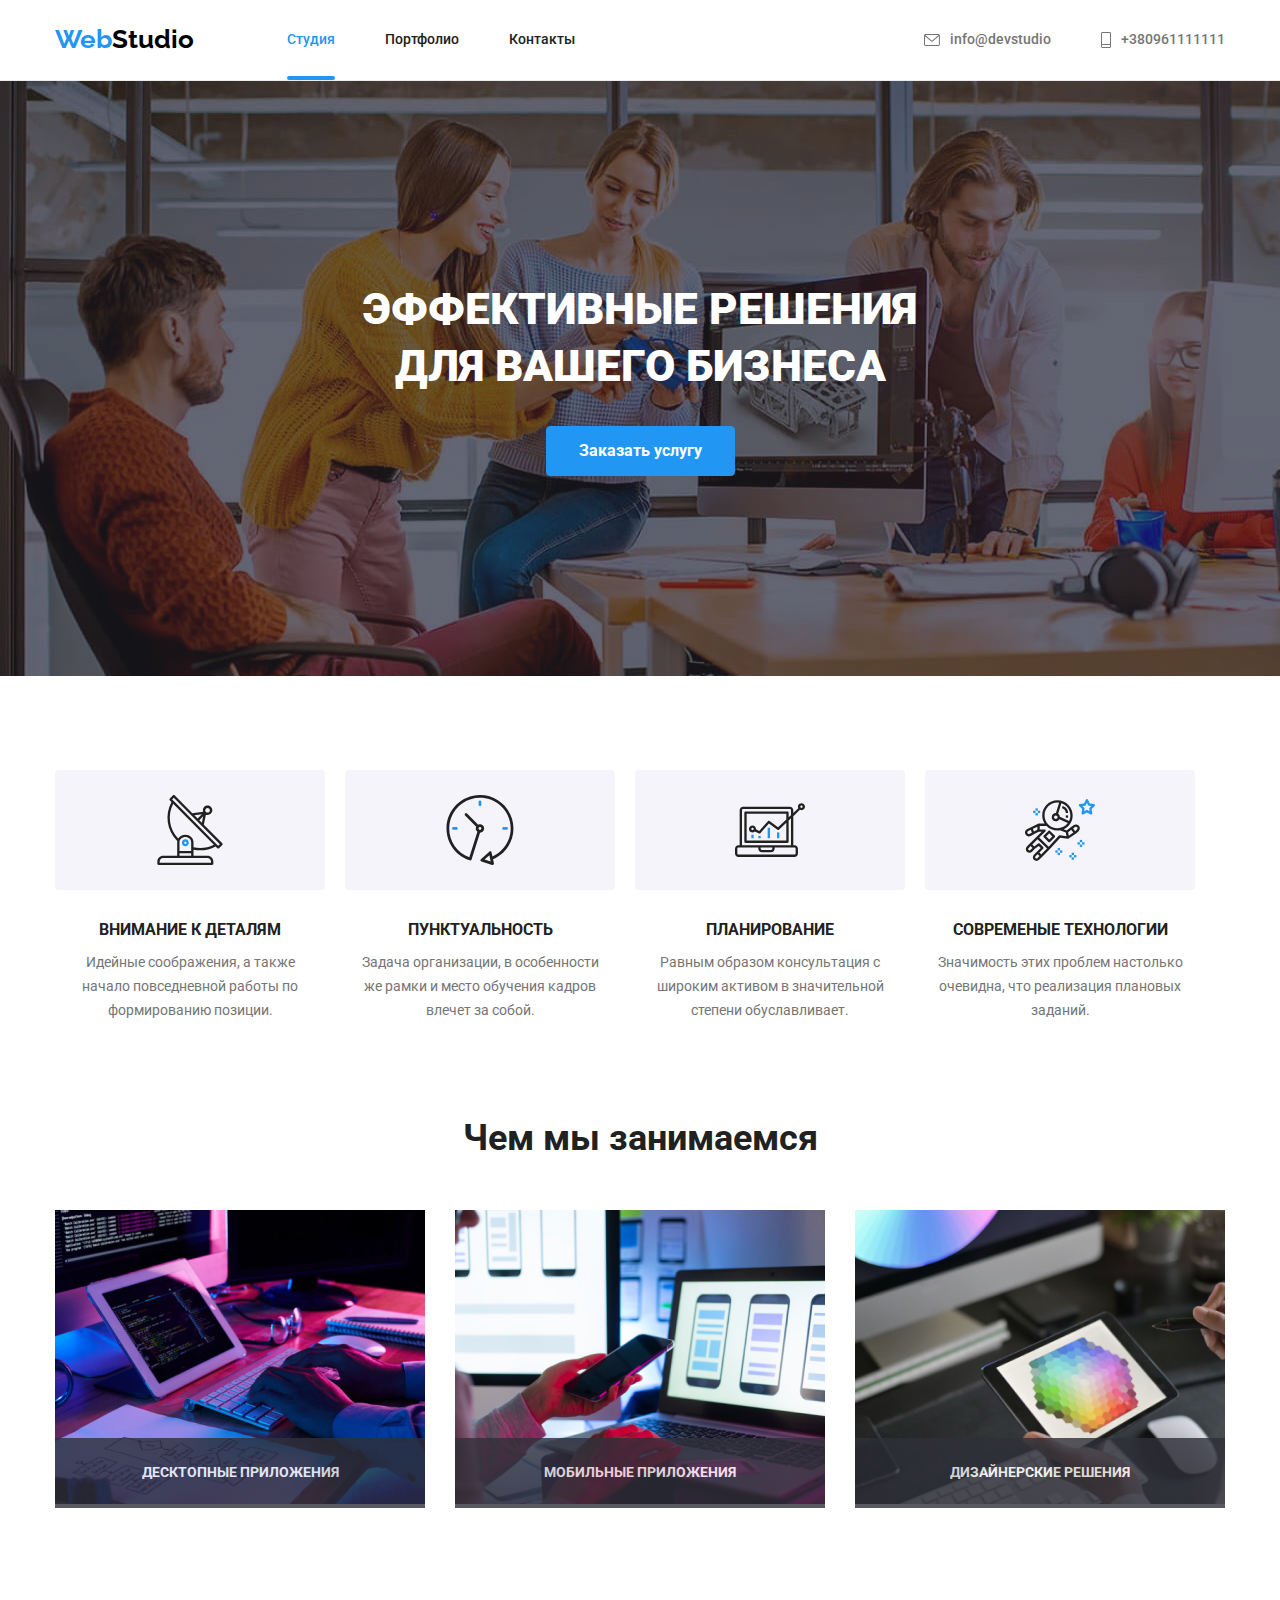
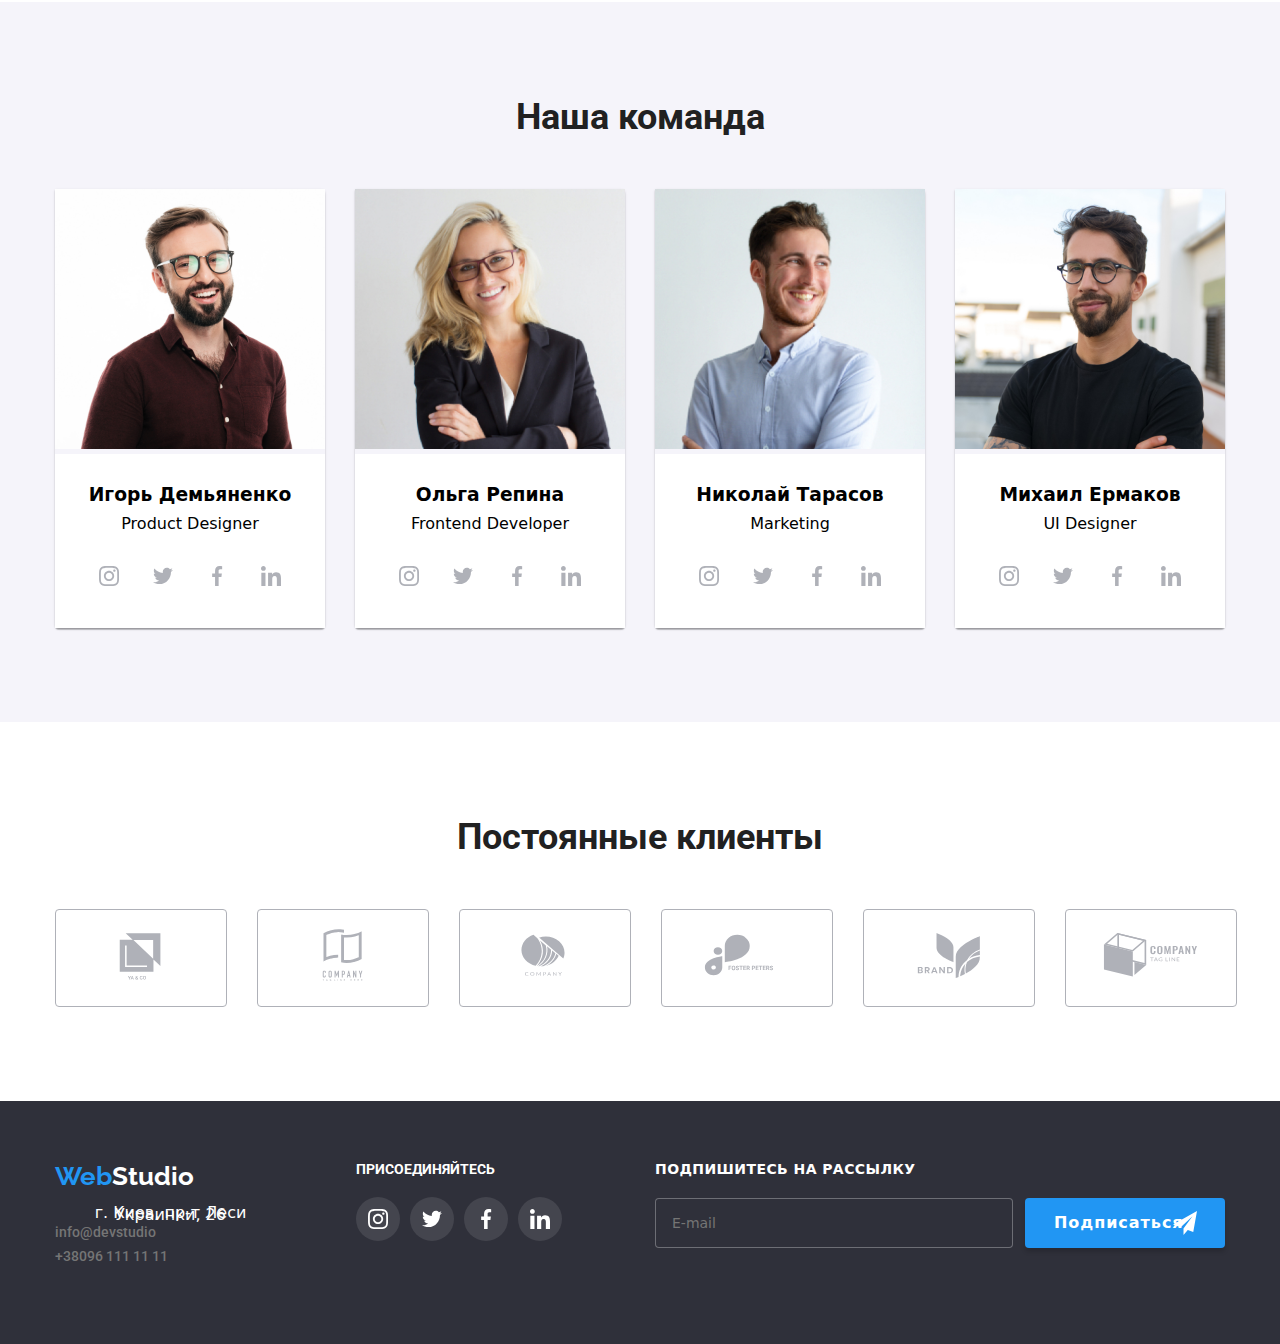
<file: index.html>
<!DOCTYPE html>
<html lang="ru">

<head>
    <meta charset="UTF-8">
    <meta http-equiv="X-UA-Compatible" content="IE=edge">
    <meta name="viewport" content="width=device-width, initial-scale=1.0">
    <title>Document</title>

    <link rel="stylesheet" href="https://cdnjs.cloudflare.com/ajax/libs/modern-normalize/1.0.0/modern-normalize.min.css">
    <link rel="stylesheet" href="./css/styles.css">
    <link rel="preconnect" href="https://fonts.gstatic.com">
    <link href="https://fonts.googleapis.com/css2?family=Raleway:wght@700&family=Roboto:wght@400;500;700;900&display=swap"
        rel="stylesheet">
</head>

<body>
    <header class="page-header">
        <div class="container">
        <!--upper part of site-->
        <a class="studio-link" href="./index.html"><span>Web</span>Studio</a>  
        <nav class="navigation" >
            <ul class="options">
                <li class="header-link">
                    <a class="link link-current" style="color: #2196F3" href="./index.html">Студия</a>
                </li>
                <li class="header-link">
                    <a class="link" href="./portfolio.html">Портфолио</a>
                </li>
                <li class="header-link">
                    <a class="link" href="">Контакты</a>
                </li>
            </ul>
        </nav>
    <!--h2-->
        <ul class="email phone">
            <li class="our-contacts">
               
            
            <a class="header-link mail" href="mail:info@devstudio"> <svg class="icon-contact">
                <use href="./images/symbol-defs.svg#icon-envelope"></use>
            </svg> info@devstudio</a>

            </li>
            <li class="our-contacts">
                
                
                <a class="header-link telephone" href="tel:+380961111111"> <svg class="icon-contact-phone">
                    <use href="./images/symbol-defs.svg#icon-Vector"></use>
                </svg> +380961111111</a>

            </li>
        </ul>

      </div>
    </header>

    <main>
        <!--first section-->
        <section class="main-title">
            <div class="box">
            <h1> Эффективные решения <br/> для вашего бизнеса</h1>
        </div>
             
        <button data-modal-open class="button-first" type="button">Заказать услугу</button>

            <div class="backdrop is-hidden" data-modal>
                <div class="modal">
                    <button class="modal-button" data-modal-close="">
                        <svg class="close">
                            <use href="./images/cross-defs.svg.svg#icon-cross "></use>
                        </svg>
                    </button>

           <p class="modal-title">Оставьте свои данные, мы вам перезвоним</p> 
           <form class="form">
               <label class="form-label" for="name">Имя
                   <span class="form-wrap">
                       <input class="form-input" type="text" name="user-name" id="name">
                       <svg class="form-ic">
                           <use href="./images/ic-symbol-defs.svg#icon-human-ic"></use>
                       </svg>
                   </span>
               </label>

               <label class="form-label" for="name">Телефон
                <span class="form-wrap">
                    <input class="form-input" type="tel" name="tel" id="tel">
                    <svg class="form-ic">
                        <use href="./images/ic-symbol-defs.svg#icon-tel-ic"></use>
                    </svg>
                </span>
            </label>

            <label class="form-label" for="name">Почта
                <span class="form-wrap">
                    <input class="form-input" type="email" name="email" id="email">
                    <svg class="form-ic">
                        <use href="./images/ic-symbol-defs.svg#icon-mail-ic"></use>
                    </svg>
                </span>
            </label>

            <label class="input-comment" for="comment">Комментарий
                <textarea class="input-text" name="comment" id="comment" cols="56" rows="8" placeholder="Введите текст"></textarea>
            </label>


            <label class="checkbox">
                <input class="checkbox-input" type="checkbox" name="agreement" value="Соглашаюсь с рассылкой и принимаю"/>
                <span class="checkbox-icon"></span>
                <span class="checkbox-agree">Соглашаюсь с рассылкой и принимаю
                    <a class="checkbox-condit" href="#">Условия договора</a>
                </span>
            </label>

                <button data-modal-open class="button-second" id="button-second" type="button">Отправить</button>
              
           
               
           </form>        
                    
                </div>
            </div>
        </section>

        <!--description section-->
        <section class="details-section">

        <div class="container-details">

            <ul class="descript">
                <li>
                    <div class="box-one"></div>
                    <h3 class="small-title">ВНИМАНИЕ К ДЕТАЛЯМ</h3>
                    <p class="description">Идейные соображения, а также <br/> начало повседневной работы по <br/> формированию позиции.</p>
                </li>
                <li>
                    <div class="box-two"></div>
                    <h3 class="small-title">ПУНКТУАЛЬНОСТЬ</h3>
                    <p class="description">Задача организации, в особенности <br/> же рамки и место обучения кадров <br/> влечет за собой.</p>
                </li>
                <li>
                    <div class="box-three"></div>
                    <h3 class="small-title">ПЛАНИРОВАНИЕ</h3>
                    <p class="description">Равным образом консультация с <br/> широким активом в значительной <br/> степени обуславливает.</p>
                </li>
                <li>
                    <div class="box-four"></div>
                    <h3 class="small-title">СОВРЕМЕНЫЕ ТЕХНОЛОГИИ</h3>
                    <p class="description">Значимость этих проблем настолько <br/> очевидна, что реализация плановых <br/> заданий.</p>
                </li>
            </ul>
            
        </div>
        </section>

        <!--pictures section-->
<section class="container-pics-three">
<div class="container-pics">
            
    <h2>Чем мы занимаемся</h2>
             
    <ul class="card-set">
        <li class="item">

            <article class="three-pictures">
                <div class="main-pic">
                <img src="./images/pic1.jpg" alt="pic1" width="370" />
                
                <div class="small-pic">
                    <h6 class="small-name">Десктопные приложения</h6>

                </div>

                </div>
            </article>
        </li>

                <li class="item">

                    <article class="three-pictures">
                        <div class="main-pic">
                    <img src="./images/pic2.jpg" alt="pic2" width="370" />
                    <div class="small-pic">
                        <h6 class="small-name">Мобильные приложения</h6>
    
                    </div>
    
                    </div>
                </article>

                </li>

                <li class="item">

                    <article class="three-pictures">
                        <div class="main-pic">
                    <img src="./images/pic3.jpg" alt="pic3" width="370" />
                    <div class="small-pic">
                        <h6 class="small-name">Дизайнерские решения</h6>
    
                    </div>
    
                    </div>
                </article>

                </li>
            </ul>
        </div>
        </section>

        <!--our team section-->
        <section class="team-section">

            <div class="container-team">
                <h2>Наша команда</h2>

            <ul class="my-team">
                <li class="team-items">
                    <img src="./images/team1.jpg" alt="team1" width="270" />
                <div class="small-border">
                    <h3 class="small-title">Игорь Демьяненко</h3>
                    <p class="description">Product Designer</p>
                    <ul class="media">
                        <li class="media-icon">
                          <a class="change-insta" href="">
                              <svg class="insta-icon">
                                  <use href="./images/symbol-defs.svg#icon-instagram"></use>
                              </svg>
                          </a>
                        </li>
                        <li class="media-icon">
                            <a class="change-insta" href="">
                                <svg class="insta-icon">
                                    <use href="./images/symbol-defs.svg#icon-twitter"></use>
                                </svg>
                            </a>
                        </li>
                        <li class="media-icon">
                            <a class="change-insta" href="">
                                <svg class="insta-icon">
                                    <use href="./images/symbol-defs.svg#icon-facebook"></use>
                                </svg>
                            </a>
                        </li>
                        <li class="media-icon">
                            <a class="change-insta" href="">
                                <svg class="insta-icon">
                                    <use href="./images/symbol-defs.svg#icon-linkedin"></use>
                                </svg>
                            </a>
                        </li>
                    </ul>
                </div>  
                </li>
                 
                <li class="team-items">
                    <img src="./images/team2.jpg" alt="team2" width="270" />
                <div class="small-border-two">
                    <h3 class="small-title">Ольга Репина</h3>
                    <p class="description">Frontend Developer</p>
                <ul class="media">
                        <li class="media-icon">
                          <a class="change-insta" href="">
                              <svg class="insta-icon">
                                  <use href="./images/symbol-defs.svg#icon-instagram"></use>
                              </svg>
                          </a>
                        </li>
                        <li class="media-icon">
                            <a class="change-insta" href="">
                                <svg class="insta-icon">
                                    <use href="./images/symbol-defs.svg#icon-twitter"></use>
                                </svg>
                            </a>
                        </li>
                        <li class="media-icon">
                            <a class="change-insta" href="">
                                <svg class="insta-icon">
                                    <use href="./images/symbol-defs.svg#icon-facebook"></use>
                                </svg>
                            </a>
                        </li>
                        <li class="media-icon">
                            <a class="change-insta" href="">
                                <svg class="insta-icon">
                                    <use href="./images/symbol-defs.svg#icon-linkedin"></use>
                                </svg>
                            </a>
                        </li>
                </ul>
                </div>
                </li>
                <li class="team-items">
                    <img src="./images/team3.jpg" alt="team3" width="270" />
                <div class="small-border-three">
                    <h3 class="small-title">Николай Тарасов</h3>
                    <p class="description">Marketing</p>
                <ul class="media">
                        <li class="media-icon">
                          <a class="change-insta" href="">
                              <svg class="insta-icon">
                                  <use href="./images/symbol-defs.svg#icon-instagram"></use>
                              </svg>
                          </a>
                        </li>
                        <li class="media-icon">
                            <a class="change-insta" href="">
                                <svg class="insta-icon">
                                    <use href="./images/symbol-defs.svg#icon-twitter"></use>
                                </svg>
                            </a>
                        </li>
                        <li class="media-icon">
                            <a class="change-insta" href="">
                                <svg class="insta-icon">
                                    <use href="./images/symbol-defs.svg#icon-facebook"></use>
                                </svg>
                            </a>
                        </li>
                        <li class="media-icon">
                            <a class="change-insta" href="">
                                <svg class="insta-icon">
                                    <use href="./images/symbol-defs.svg#icon-linkedin"></use>
                                </svg>
                            </a>
                        </li>
                </ul>
                </div>
                </li>
                <li class="team-items">
                    <img src="./images/team4.jpg" alt="team4" width="270" />
                <div class="small-border-four">
                    <h3 class="small-title">Михаил Ермаков</h3>
                    <p class="description">UI Designer</p>
                <ul class="media">
                        <li class="media-icon">
                          <a class="change-insta" href="">
                              <svg class="insta-icon">
                                  <use href="./images/symbol-defs.svg#icon-instagram"></use>
                              </svg>
                          </a>
                        </li>
                        <li class="media-icon">
                            <a class="change-insta" href="">
                                <svg class="insta-icon">
                                    <use href="./images/symbol-defs.svg#icon-twitter"></use>
                                </svg>
                            </a>
                        </li>
                        <li class="media-icon">
                            <a class="change-insta"  href="">
                                <svg class="insta-icon">
                                    <use href="./images/symbol-defs.svg#icon-facebook"></use>
                                </svg>
                            </a>
                        </li>
                        <li class="media-icon">
                            <a class="change-insta" href="">
                                <svg class="insta-icon">
                                    <use href="./images/symbol-defs.svg#icon-linkedin"></use>
                                </svg>
                            </a>
                        </li>
                </ul>
                </div>
                </li>
            </ul>
        </div>
        </section>


        <section class="clients-section">
            <div class="container-clients">
                <h2>Постоянные клиенты</h2>
        <ul class="company-divide">
            
<li class="company-li">
    <a class="change-company" href="">
        <svg class="logo-icon">
            <use href="./images/symbol-defs-my.svg#icon-Logo"></use>
        </svg>
    </a>
</li>

<li class="company-li">
    <a class="change-company" href="">
        <svg class="logo-icon">
            <use href="./images/symbol-defs-my.svg#icon-Logo-1"></use>
        </svg>
    </a>
</li>
<li class="company-li">
    <a class="change-company" href="">
        <svg class="logo-icon">
            <use href="./images/symbol-defs-my.svg#icon-Logo-2"></use>
        </svg>
    </a>
</li>
<li class="company-li">
    <a class="change-company" href="">
        <svg class="logo-icon">
            <use href="./images/symbol-defs-my.svg#icon-Logo-3"></use>
        </svg>
    </a>
</li>
<li class="company-li">
    <a class="change-company" href="">
        <svg class="logo-icon">
            <use href="./images/symbol-defs-my.svg#icon-Logo-4"></use>
        </svg>
    </a>
</li>
<li class="company-li">
    <a class="change-company" href="">
        <svg class="logo-icon">
            <use href="./images/symbol-defs-my.svg#icon-Logo-5"></use>
        </svg>
    </a>
</li>
                
        </ul>
            </div>
        </section>

</main>


    <footer>
        <div class="last-container">
   
            <div class="footer-contacts">
            <a class="website-name-footer" href="./index.html"><span>Web</span>Studio</a>
            
            <adress>
                
                <p>г. Киев, пр-т Леси Украинки, 26</p>
                    
            <ul>
                        <li>
                            <a class="header-link one" href="mailto:info@devstudio">info@devstudio</a>
                        </li>
                        <li>
                            <a class="header-link" href="tel:+380961111111">+38096 111 11 11</a>
                        </li>
            </ul>      
            </adress>    
            </div>  
          

            <ul class="footer-icons">
                <h3 class="adress-divide">ПРИСОЕДИНЯЙТЕСЬ</h3>
                <ul class="footer-media">
                    <li class="media-icon">
                      <a class="last-icons" href="">
                          <svg class="button-icon my-footer">
                              <use href="./images/symbol-defs.svg#icon-instagram"></use>
                          </svg>
                      </a>
                    </li>
                    <li class="media-icon">
                        <a class="last-icons" href="">
                            <svg class="button-icon my-footer">
                                <use href="./images/symbol-defs.svg#icon-twitter"></use>
                            </svg>
                        </a>
                    </li>
                    <li class="media-icon">
                        <a class="last-icons" href="">
                            <svg class="button-icon my-footer">
                                <use href="./images/symbol-defs.svg#icon-facebook"></use>
                            </svg>
                        </a>
                    </li>
                    <li class="media-icon">
                        <a class="last-icons" href="">
                            <svg class="button-icon my-footer">
                                <use href="./images/symbol-defs.svg#icon-linkedin"></use>
                            </svg>
                        </a>
                    </li>
            </ul>
           
    </ul>
                     
    <div class="footer-subscription">
        <span class="subscription-text">Подпишитесь на рассылку</span>
        <form class="footer-form-sub">
            <label for="email">
               <input class="sub-email" type="email" name="email" id="email" placeholder="E-mail">
            </label>
            <button class="sub-button" type="button">Подписаться</button>

            
        </form>
        </div>

            </div>
   
    </footer>

    <script src="./js/modal.js"></script>
    
</body>

</html>
</file>
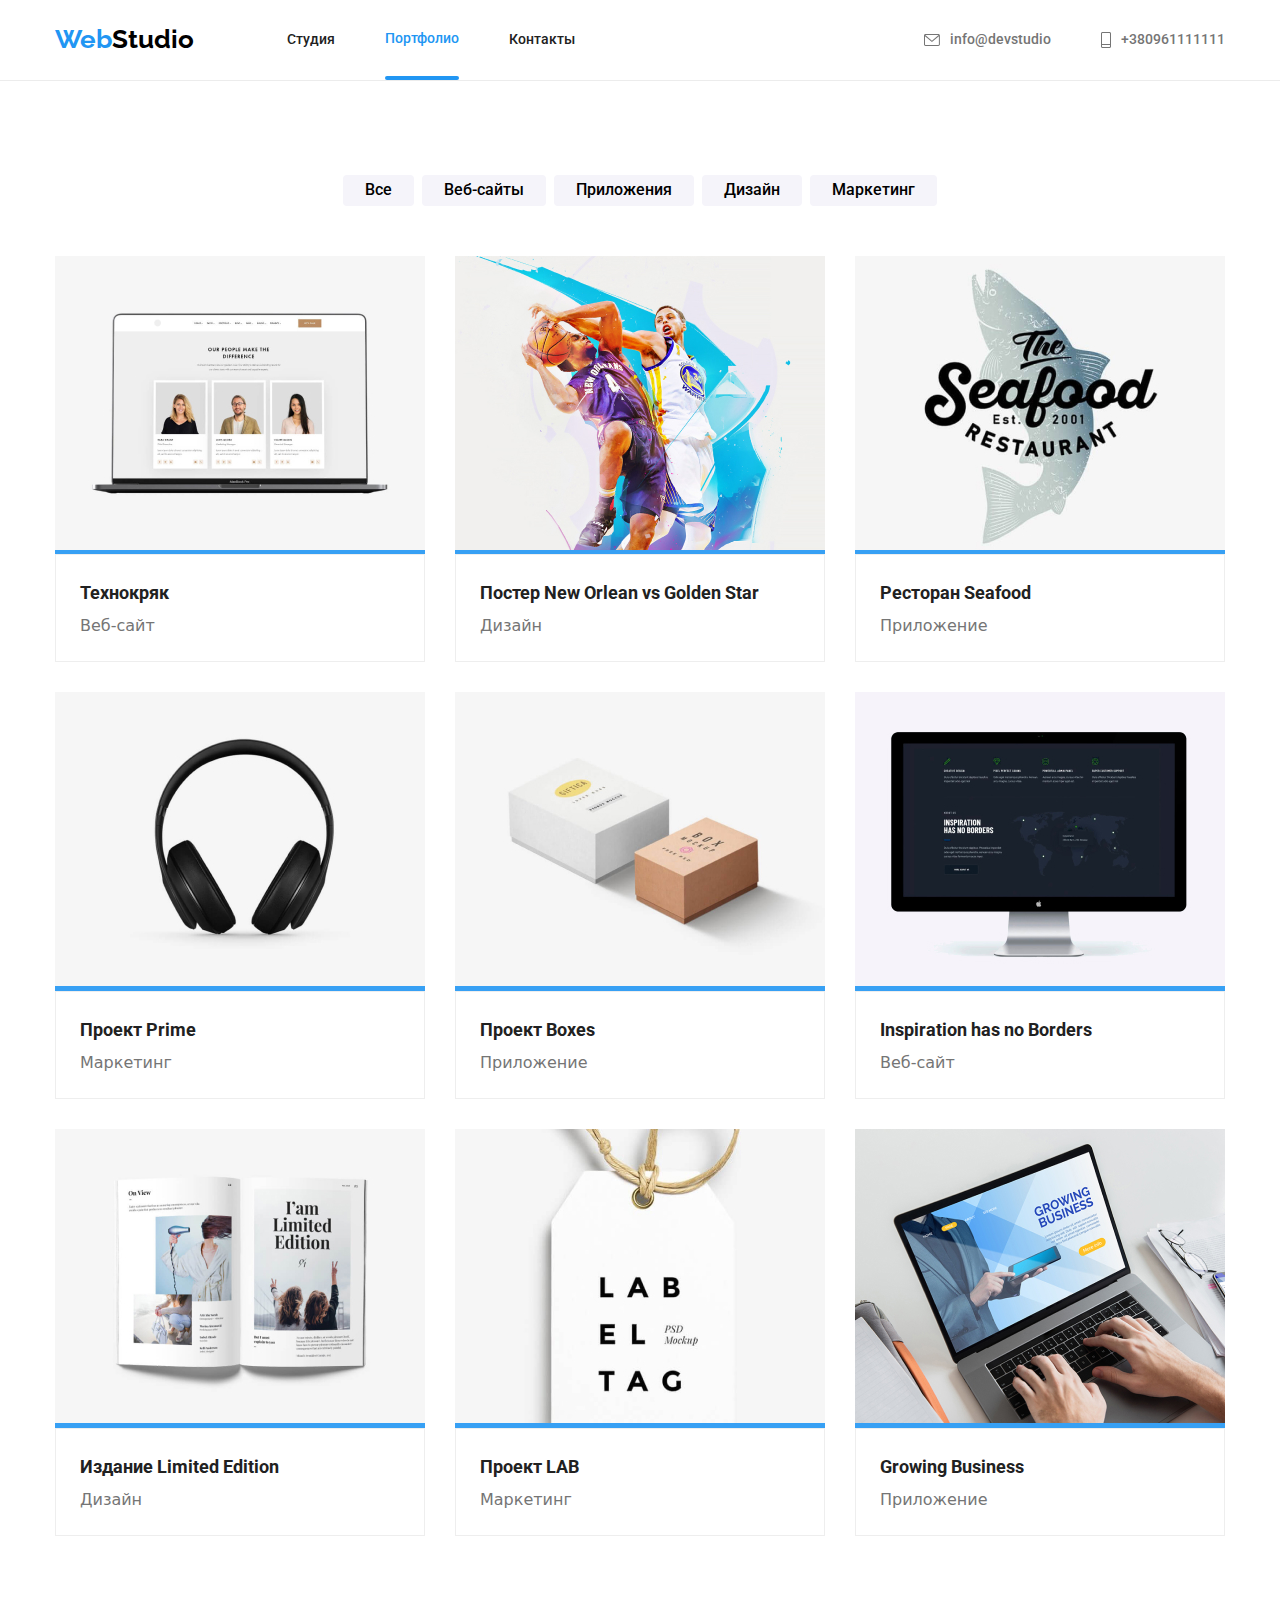
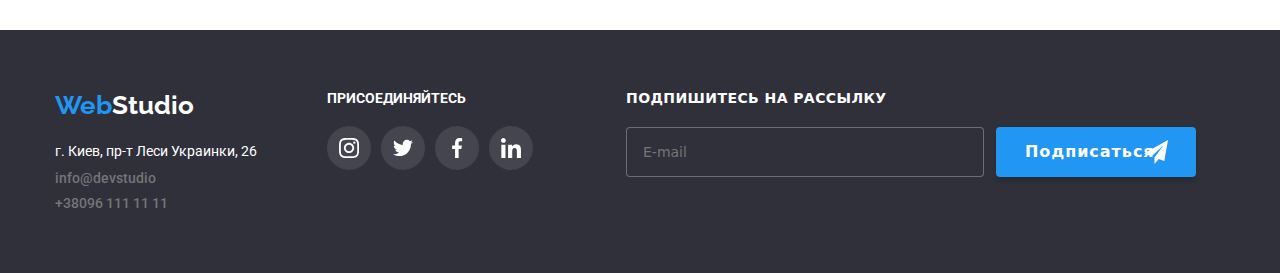
<file: portfolio.html>
<!DOCTYPE html>
<html lang="en">
<head>
    <meta charset="UTF-8">
    <meta http-equiv="X-UA-Compatible" content="IE=edge">
    <meta name="viewport" content="width=device-width, initial-scale=1.0">
    <title>Document</title>
    
    <link rel="stylesheet" href="https://cdnjs.cloudflare.com/ajax/libs/modern-normalize/1.0.0/modern-normalize.min.css">
    <link rel="stylesheet" href="./css/styles.css">
    <link rel="preconnect" href="https://fonts.gstatic.com">
    <link href="https://fonts.googleapis.com/css2?family=Raleway:wght@700&family=Roboto:wght@400;500;700;900&display=swap"
        rel="stylesheet">
</head>
<body>
    <header class="page-header">
        <div class="container">
        <!--upper part of site-->
        <a class="studio-link" href="./index.html"><span>Web</span>Studio</a>  
        <nav class="navigation" >
            <ul class="options">
                <li class="header-link">
                    <a class="link" href="./index.html">Студия</a>
                </li>
                <li class="header-link">
                    <a class="link-current" style="color: #2196F3" href="./portfolio.html">Портфолио</a>
                </li>
                <li class="header-link">
                    <a class="link" href="">Контакты</a>
                </li>
            </ul>
        </nav>
    <!--h2-->
    <ul class="email phone">
        <li class="our-contacts">
              
        <a class="header-link mail" href="mail:info@devstudio"> <svg class="icon-contact">
            <use href="./images/symbol-defs.svg#icon-envelope"></use>
        </svg> info@devstudio</a>

        </li>
        <li class="our-contacts">
            
            <a class="header-link telephone" href="tel:+380961111111"> <svg class="icon-contact-phone">
                <use href="./images/symbol-defs.svg#icon-Vector"></use>
            </svg> +380961111111</a>

        </li>
    </ul>

      </div>
    </header>

<main>
    <!--buttons section-->
<section class="container-buttons bigger-section">
<div class="container-pictures">

    <ul class="buttons">
        <li class="button-list">
            <button type="button" class="button-one">Все</button>
        </li>
        <li class="button-list">
            <button type="button" class="button-one">Веб-сайты</button>
        </li>
        <li class="button-list">
            <button type="button" class="button-one">Приложения</button>
        </li>
        <li class="button-list">
            <button type="button" class="button-one">Дизайн</button>
        </li>
        <li class="button-list"> 
            <button type="button" class="button-one">Маркетинг</button>
        </li>
    </ul>



<!--pictures -->


    <ul class="first-pics">

    <li class="last-pics">
    <a class="thumb" href="">
    <article>

        <div class="overlay-card">
            <img src="./images/proj1.jpg" alt="project1" width="370" />

            <div class="proj-overlay">
                <p class="overlay-text">
                    Технокряк это современная площадка распространения коронавируса. Компании используют эту платформу для цифрового шпионажа и атак на защищённые сервера конкурентов.
                </p>

           </div>
        </div>


        <div class="big-border">
            <h4>Технокряк</h4>
            <h5>Веб-сайт</h5>
        </div>
    </article>
    </a>
    </li>
    
        <li class="last-pics">
            <a class="thumb" href="">
                <article>
            
                    <div class="overlay-card">
            <img src="./images/proj2.jpg" alt="project2" width="370" />
            <div class="proj-overlay">
                <p class="overlay-text">
                    Технокряк это современная площадка распространения коронавируса. Компании используют эту платформу для цифрового шпионажа и атак на защищённые сервера конкурентов.
                </p>

           </div>
        </div>
        <div class="big-border">
            <h4>Постер New Orlean vs Golden Star</h4>
            <h5>Дизайн</h5>
        </div>
        </li>

        <li class="last-pics">
            <a class="thumb" href="">
                <article>
            
                    <div class="overlay-card">
            <img src="./images/proj3.jpg" alt="project3" width="370" />
            <div class="proj-overlay">
                <p class="overlay-text">
                    Технокряк это современная площадка распространения коронавируса. Компании используют эту платформу для цифрового шпионажа и атак на защищённые сервера конкурентов.
                </p>

           </div>
        </div>
        <div class="big-border"> 
            <h4>Ресторан Seafood</h4>
            <h5>Приложение</h5>
        </div>
        </li>

        <li class="last-pics">
            <a class="thumb" href="">
                <article>
            
                    <div class="overlay-card">
            <img src="./images/proj4.jpg" alt="project4" width="370" />
            <div class="proj-overlay">
                <p class="overlay-text">
                    Технокряк это современная площадка распространения коронавируса. Компании используют эту платформу для цифрового шпионажа и атак на защищённые сервера конкурентов.
                </p>

           </div>
        </div>
        <div class="big-border">
            <h4>Проект Prime</h4>
            <h5>Маркетинг</h5>
        </div>
        </li>

        <li class="last-pics">
            <a class="thumb" href="">
                <article>
            
                    <div class="overlay-card">
            <img src="./images/proj5.jpg" alt="project5" width="370" />
            <div class="proj-overlay">
                <p class="overlay-text">
                    Технокряк это современная площадка распространения коронавируса. Компании используют эту платформу для цифрового шпионажа и атак на защищённые сервера конкурентов.
                </p>

           </div>
        </div>
        <div class="big-border">
            <h4>Проект Boxes</h4>
            <h5>Приложение</h5>
        </div>
        </li>

        <li class="last-pics">
            <a class="thumb" href="">
                <article>
            
                    <div class="overlay-card">
            <img src="./images/proj6.jpg" alt="project6" width="370" />
            <div class="proj-overlay">
                <p class="overlay-text">
                    Технокряк это современная площадка распространения коронавируса. Компании используют эту платформу для цифрового шпионажа и атак на защищённые сервера конкурентов.
                </p>

           </div>
        </div>
        <div class="big-border">
            <h4>Inspiration has no Borders</h4>
            <h5>Веб-сайт</h5>
        </div>
        </li>

        <li class="last-pics">
            <a class="thumb" href="">
                <article>
            
                    <div class="overlay-card">
            <img src="./images/proj7.jpg" alt="project7" width="370" />
            <div class="proj-overlay">
                <p class="overlay-text">
                    Технокряк это современная площадка распространения коронавируса. Компании используют эту платформу для цифрового шпионажа и атак на защищённые сервера конкурентов.
                </p>

           </div>
        </div>
        <div class="big-border">
            <h4>Издание Limited Edition</h4>
            <h5>Дизайн</h5>
        </div>
        </li>

        <li class="last-pics">
            <a class="thumb" href="">
                <article>
            
                    <div class="overlay-card">
            <img src="./images/proj8.jpg" alt="project8" width="370" />
            <div class="proj-overlay">
                <p class="overlay-text">
                    Технокряк это современная площадка распространения коронавируса. Компании используют эту платформу для цифрового шпионажа и атак на защищённые сервера конкурентов.
                </p>

           </div>
        </div>
        <div class="big-border">
            <h4>Проект LAB</h4>
            <h5>Маркетинг</h5>
        </div>
        </li>

        <li class="last-pics">
            <a class="thumb" href="">
                <article>
            
                    <div class="overlay-card">
            <img src="./images/proj9.jpg" alt="project9" width="370" />
            <div class="proj-overlay">
                <p class="overlay-text">
                    Технокряк это современная площадка распространения коронавируса. Компании используют эту платформу для цифрового шпионажа и атак на защищённые сервера конкурентов.
                </p>

           </div>
        </div>
        <div class="big-border">
            <h4>Growing Business</h4>
            <h5>Приложение</h5>
        </div>
        </li>
    </ul>

</div>
</section>

</main>

<footer>
    
        <div class="last-container">
   
<ul class="footer-contacts">
<a class="website-name-footer" href="./index.html"><span>Web</span>Studio</a>

<adress>
    <div class="container-adress">
    <h6>г. Киев, пр-т Леси Украинки, 26</h6>
        

            <li>
                <a class="header-link one" href="mailto:info@devstudio">info@devstudio</a>
            </li>
            <li>
                <a class="header-link" href="tel:+380961111111">+38096 111 11 11</a>
            </li>
    </div>        
</adress>    
</ul>     

<ul class="footer-icons">
            <h3 class="adress-divide">ПРИСОЕДИНЯЙТЕСЬ</h3>
            <ul class="footer-media">
                <li class="media-icon">
                  <a class="last-icons" href="">
                      <svg class="button-icon my-footer">
                          <use href="./images/symbol-defs.svg#icon-instagram"></use>
                      </svg>
                  </a>
                </li>
                <li class="media-icon">
                    <a class="last-icons" href="">
                        <svg class="button-icon my-footer">
                            <use href="./images/symbol-defs.svg#icon-twitter"></use>
                        </svg>
                    </a>
                </li>
                <li class="media-icon">
                    <a class="last-icons" href="">
                        <svg class="button-icon my-footer">
                            <use href="./images/symbol-defs.svg#icon-facebook"></use>
                        </svg>
                    </a>
                </li>
                <li class="media-icon">
                    <a class="last-icons" href="">
                        <svg class="button-icon my-footer">
                            <use href="./images/symbol-defs.svg#icon-linkedin"></use>
                        </svg>
                    </a>
                </li>
        </ul>
       
</ul>
  
<div class="footer-subscription">
    <span class="subscription-text">Подпишитесь на рассылку</span>
    <form class="footer-form-sub">
        <label for="email">
           <input class="sub-email" type="email" name="email" id="email" placeholder="E-mail">
        </label>
        <button class="sub-button" type="button">Подписаться</button>

        
    </form>
    </div>
    

</div>

</footer>

</body>
</html>
</file>
<file: css/styles.css>
:root {
  --accent-color: var(--accent-color) #2196f3;
  --main-colour: #212121;
  --second-colour: #757575;
  --main-title-color: #ffffff;
  --button-color: #ffffff;
  --p-color: #757575;
  --adress-color: #ffffff;

}

/*універсальний селектор */

/** {
  box-sizing: border-box;
  margin: 0px;
  padding: 0px;}*/


span {
  color: #2196f3;
}

.main-title h1{
text-transform: uppercase;
font-family: Roboto;
font-style: normal;
font-weight: 900;
font-size: 44px;
line-height: 1.3;
color: #FFFFFF;
text-align: center;
margin-top: 0;
}
.backdrop{
  visibility: inherit;
  position: fixed;
  top: 0;
  left: 0;
  width: 100%;
  height: 100%;
  background-color: rgba(0, 0, 0, 0.2);;
  opacity: 1;
  transition: opacity 250ms cubic-bezier(0.4, 0, 0.2, 1), visibility 250ms cubic-bezier(0.4, 0, 0.2, 1);
}
.backdrop.is-hidden{
opacity: 0;
pointer-events: none;
visibility: hidden;
}

.close{
  fill: black;
  stroke: 1px;
  width: 30px;
  height: 30px;
  background-color: transparent; 
}
.close:hover{
  fill: red;
}
.modal{
  position: absolute;
  top: 50%;
  left: 50%;
  transform: translate(-50%, -50%) scale(1);

  width: 528px;
  height: 581px;
  background-color: #FFFFFF;
  padding: 40px 43px;
  box-shadow: 0px 1px 3px rgba(0, 0, 0, 0.12), 0px 1px 1px rgba(0, 0, 0, 0.14), 0px 2px 1px rgba(0, 0, 0, 0.2);
  border-radius: 4px; 
}
.modal-button{
position: absolute;
top: 8px;
right: 8px;
width: 30px;
height: 30px;
background-color: white;
border: 1px solid rgba(0, 0, 0, 0.1);
border-radius: 50%;
/*margin-top: 8px;
margin-right: 8px;*/
display: flex;
align-items: center;
cursor: pointer;
transition: fill 250ms cubic-bezier(0.4, 0, 0.2, 1);
}
.modal-button:hover,
.modal-button:focus{
  fill: #2196F3;
}

.modal-title{
color: #212121;
text-align: center;
font-family: Roboto;
font-style: normal;
font-weight: bold;
font-size: 20px;
line-height: 1.15;
letter-spacing: 0.03em;
}

.form{
  display: flex;
  flex-direction: column;
}

.form-label{
text-align: left;
display: block;
margin-bottom: 10px;
font-family: Roboto;
font-style: normal;
font-weight: normal;
font-size: 12px;
line-height: 1.16;
color: #757575;
}

.form-wrap{
  position: relative;
  display: block;
  margin-top: 4px;
}

.form-input{
  width: 100%;
  height: 40px;
  padding: 0;
  padding-left: 42px;
  border: 1px solid rgba(33, 33, 33, 0.2);
  outline: none;
  border-radius: 4px;
  cursor: pointer;
  transform: border 250ms cubic-bezier(0.4, 0, 0.2, 1);
}

.form-input:hover,
.form-input:focus{
  border-color: #188CE8;
  transition: border 250ms cubic-bezier(0.4, 0, 0.2, 1); 
}

.form-input:hover + .form-ic,
.form-input:focus + .form-ic{
  fill: #2196F3;
}

.form-ic{
  display: flex;
  justify-content: center;
  align-items: center;
  position: absolute;
  top: 50%;
  width: 18px;
  height: 18px;
  margin-left: 12px;
  transform: translateY(-50%);
  transition: fill 250ms cubic-bezier(0.4, 0, 0.2, 1);
}



.input-comment{
text-align: left;
display: block;
font-family: Roboto;
font-style: normal;
font-weight: normal;
font-size: 12px;
line-height: 1.14;
}

.input-text{
  width: 100%;
  height: 120px;
  padding-top: 12px;
  padding-left: 16px;
  margin-top: 4px;
  margin-bottom: 20px;
  resize: none;
  font-size: 14px;
line-height: 1.14;
border: 1px solid rgba(33, 33, 33, 0.2);
box-sizing: border-box;
border-radius: 4px;
outline: none; 
transition: border 250ms cubic-bezier(0.4, 0, 0.2, 1);
cursor: pointer;
}

.input-text:hover,
.input-text:focus{
border-color:#2196F3;
transition: border 250ms cubic-bezier(0.4, 0, 0.2, 1);
}


.checkbox {
  display: flex;
  justify-content: center;
  text-align: center;
  margin-bottom: 30px;
  align-items: center;
}
.checkbox-input {
  appearance: none;
  position: absolute;
}

.checkbox-input:focus + .checkbox-icon{
  border-color: #188CE8;
}
.checkbox-input:checked + .checkbox-icon{
  border-color: #188CE8;
  border-radius: 2px;
  background-image: url('../images/Vector.svg');
  background-size: contain;
  background-color: #188CE8;
  background-origin: content-box;
}
.checkbox-icon {
  display: inline-block;
  width: 16px;
  height: 15px;

  border-radius: 2px;
  border: 2px solid #212121;
  transition-property: border-color, background-color;
  transition-duration: 250ms;
  transition-timing-function: cubic-bezier(0.4, 0, 0.2, 1);
}
.checkbox-agree {
  font-size: 14px;
  line-height: 1.71;
  letter-spacing: 0.03em;
  color: var(--color-text);
  padding-left: 8.38px;
}
.checkbox-condit {
  text-decoration: underline;
  color: #188CE8;
  font-family: Roboto;
  font-style: normal;
  font-weight: normal;
  font-size: 14px;
  line-height: 1.7;
}




/*межа*/
.agreement-conditions{
  color: #2196f3;
  transition: color 250ms cubic-bezier(0.4, 0, 0.2, 1);
}


.box {
  width: 1200px;
  margin-left: auto;
  margin-right: auto;
  margin-bottom: 0;
}
.main-title{
  max-width: 1600px;
  padding-top: 200px;
  padding-bottom: 200px;
  margin: 0 auto;
  background: linear-gradient( to right, rgba(47, 48, 58, 0.4), rgba(47, 48, 58, 0.4)),url(../images/background.jpg);
background-size: 1600px;
}
  
.header-link {
color: #757575;
font-family: Roboto;
font-style: normal;
font-weight: 500;
font-size: 14px;
line-height: 1.1;
transition-property: color;
transition-duration: 250ms;
transition-timing-function: cubic-bezier(0.4, 0, 0.2, 1);
}

.one{
  margin-bottom: 9px;
  margin-top: 9px;
}

.header-link:hover,
.header-link:focus {
color: #2196F3;
transition-property: color;
transition-timing-function: cubic-bezier(0.4, 0, 0.2, 1);
transition-duration: 250ms;
}



.phone a {
  display: flex;
  align-items: center;
}

.mail::before{
background-image: url(../images/team2.jpg);
fill: red;
width: 16px;
height: 12px;
stroke: #757575;

}


.email-icon:hover {
  stroke: #2196F3 ;
  fill: #2196F3;
}

.icon-contact{
width: 16px;
height: 12px;
fill: #757575;
margin-right: 10px;
fill: currentColor;
}

.icon-contact:hover{
  border: 1px;
  fill: #2196F3;
}

.icon-contact-phone{
  width: 10px;
  height: 16px;
  fill: #757575; 
  margin-right: 10px;
  fill: currentColor;
}
.our-contacts{
  display: flex;
  align-items: center;
}

.icon-contact-phone:hover{
  border: 1px;
  fill: #2196F3;
}
/*.our-contacts a{
margin-left: 10px;
}*/

  .email {
  display: flex;
  margin-left: auto;
  font-family: Roboto;
  font-style: normal;
  font-weight: 500;
  font-size: 14px;
  line-height: 1.14px;
  }
  .email li:not(:last-child) {
    margin-right: 50px;
  }

.studio-link{
  font-family: Raleway;
  font-style: normal;
  font-weight: bold;
  font-size: 26px;
  line-height: 1.2;
  color: #000000;
  margin-right: 93px;
  }

  /*.container-buttons li {
  display: inline-block;
  font-family: Roboto;
  font-style: normal;
  font-weight: 500;
  font-size: 16px;
  line-height: 1.6;
  color: var(--main-colour);
  background-color: #F5F4FA;
  border-radius: 4px; 
  width: 1200px;
  margin: 0 auto;
  margin-bottom: 50px;
 }*/




.bigger-section{
  padding-top: 94px;
  padding-bottom: 94px;
}
.button-one {
text-align: center;
cursor: pointer;
padding: 6px 22px;
background-color: #f5f4fa;
border: transparent;
border-radius: 4px;
font-family: Roboto;
font-weight: 500;
transition-duration: 250ms;
box-shadow: color;
transition-property: background-color, color, box-shadow;
transition-timing-function: cubic-bezier(0.4, 0, 0.2, 1);
}

.button-one:hover,
.button-one:focus {
  color: white;
  background-color: #2196F3;

  box-shadow: 0px 3px 1px rgba(0, 0, 0, 0.1), 0px 1px 2px rgba(0, 0, 0, 0.08), 0px 2px 2px rgba(0, 0, 0, 0.12);
}
ul {
  list-style: none;
  margin: 0;
  padding: 0;

}

a {
  text-decoration: none;
  color: inherit;
}

.darkFontSecond {
  background-color: #2f303a;
  width: 1600px;
  height: 252px;
  left: 0px;
  top: 1628px;
}
/*section {
  background: #e5e5e5;*/

.page {
  border: 1px solid black;
}
  .page-header {
    border-bottom: 1px solid #ECECEC;
    padding-top: 24px;
    padding-bottom: 24px;
  }

/*section {
  background: #e5e5e5;*/
}


background-image: url("../images/background.jpg");
h1 {
  display: inline-block;
 list-style: none;
 margin: 0;
 padding: 0;
 margin-top: 0;
 margin-bottom: 30px;
}
.container {
  display: flex;
  width: 1200px;
  padding-left: 15px;
  padding-right: 15px;
  margin: 0 auto;
  align-items: center;
  border-bottom: 1px solid transparent;
}
.navigation a {
  align-items: center;
  display: flex;
  font-family: Roboto;
  font-size: 14px;
  font-style: normal;
  font-weight: 500;
  line-height: 1.1;
  color: var(--main-colour);
 
}
.navlist {
display: flex;
margin-top: 32px;
margin-bottom: 32px;
margin-left: 93px;
width: 294px;
}

.descript{
  display: flex;
  justify-content: space-between;
  margin-right: 30px;
}

.navlist > .header-link:not(:last-child) {
  margin-right: 50px;
}

.contactlist {
  display: flex;
  margin-left: auto;
}

.options .link{
  text-decoration: none;
  font-weight: 500;
  font-size: 14px;
  line-height: 1.2;
  transition-property: color;
  transition-duration: 250ms;
  transition-timing-function: cubic-bezier(0.4, 0, 0.2, 1);
}
.options:hover,
.options:focus{
color: #2196F3;
}
.link-current{
  color: #2196F3;
  position: relative;
}

.link-current::after{
  display: block;
  content: "";
  position: absolute;
  left: 0;
  bottom: 0;
  top: 45px;
  display: block;
  width: 100%;
  height: 4px;
  background-color: #2196F3;
  opacity: 0;
  transition: opacity 250ms cubic-bezier(0.4, 0, 0.2, 1);
}
.link-current::after{
  opacity: 1;
  border-radius: 2px;
}

.link:hover,
.link:focus{
color: #2196F3;
transition-timing-function: cubic-bezier(0.4, 0, 0.2, 1);
transition-duration: 250ms;
}
.options {
  display: flex;
  /*margin-top: 32px;
  margin-bottom: 32px;
  margin-left: 93px;
  width: 294px;*/
  justify-content: space-between;
  }

.options li:not(:last-child) {
  margin-right: 50px;
}


.header-link {
  display: block;
  position: relative;
  text-decoration: none;

}

.buttons {
display: flex;
justify-content: center;
margin-bottom: 50px;
}

.buttons >.button-list:not(:last-child){
  margin-right: 8px;
}
.button-first:hover,
.button-first:focus {
  color: white;
}

.button-first  {
  font-family: Roboto;
  font-weight: 700;
  font-style: normal;
  font-size: 16px;
  line-height: 1.8;
  color: var(--button-color);
  background-color: #2196F3;
  border-radius: 4px;
  cursor: pointer;
  padding: 10px 32px;
  border: 1px solid #2196F3;
  margin-top: 30px;
  margin-left: auto;
  margin-right: auto;
  display: block;
  cursor: pointer;
}

.button-second  {
  font-family: Roboto;
  font-weight: 700;
  font-style: normal;
  font-size: 16px;
  line-height: 1.8;
  color: var(--button-color);
  background-color: #2196F3;
  border-radius: 4px;
  cursor: pointer;
  padding: 10px 55px;
  border: 1px solid #2196F3;
  margin-left: auto;
  margin-right: auto;
  display: block;
  cursor: pointer;
}
h3{
  list-style: none;
 margin: 0;
 padding: 0;
 margin-bottom: 10px;
}
p{
 margin: 0;
 padding: 0;
}

.small-border{
  padding-top: 30px;
  padding-bottom: 30px;
  padding-left: 32px;
 padding-right: 32px;
 text-align: center;
 background-color: #ffffff;
}
.small-border-two{
  padding-top: 30px;
  padding-bottom: 30px;
  padding-left: 32px;
 padding-right: 32px;
 text-align: center;
 background-color: #ffffff;
  
}
.small-border-three{
  padding-top: 30px;
  padding-bottom: 30px;
  padding-left: 32px;
 padding-right: 32px;
 text-align: center;
 background-color: #ffffff;
  
}
.small-border-four{
  padding-top: 30px;
  padding-bottom: 30px;
  padding-left: 32px;
 padding-right: 32px;
 text-align: center;
 background-color: #ffffff;
  
}
.details-section{
  padding-top: 94px;
  padding-bottom: 94px;
}
.container-details{
  width: 1200px;
  padding-left: 15px;
  padding-right: 15px;
  margin: 0 auto;
}
.container-details h3 {
  font-family: Roboto;
  font-style: normal;
  font-weight: bold;
  font-size: 16px;
  line-height: 1.3;
  color: var(--main-colour);
}
.container-details p {
  font-family: Roboto;
  font-style: normal;
  font-weight: normal;
  font-size: 14px;
  line-height: 1.7;
  color: var(--second-colour);
}
.small-title {
  margin-bottom: 10px;
  text-align: center;
}

.box-one{
width: 270px;
height: 120px;
background: #F5F4FA;
border-radius: 4px;

background-image: url(../images/description.svg);
background-repeat: no-repeat;
background-position: center;
margin-bottom: 30px;
display: flex;
align-items: center;
justify-content: space-between;
}

.box-two{
  width: 270px;
  height: 120px;
  background: #F5F4FA;
  border-radius: 4px;
  background-image: url(../images/description-1.svg);
  background-repeat: no-repeat;
  background-position: center;
  margin-bottom: 30px;
display: flex;
align-items: center;
justify-content: space-between;
  }

.box-three{
  width: 270px;
  height: 120px;
  background: #F5F4FA;
  border-radius: 4px;
  
  background-image: url(../images/description-2.svg);
  background-repeat: no-repeat;
  background-position: center;
  margin-bottom: 30px;
display: flex;
align-items: center;
justify-content: space-between;
}

.box-four{
width: 270px;
height: 120px;
background: #F5F4FA;
border-radius: 4px;

background-image: url(../images/description-3.svg);
background-repeat: no-repeat;
background-position: center;
margin-bottom: 30px;
display: flex;
align-items: center;
justify-content: space-between;
}

 h2{
  font-family: Roboto;
  font-style: normal;
  font-weight: bold;
  font-size: 36px;
  line-height: 1.2;
  color: var(--main-colour);
  
}
.container-pics{
width: 1200px;
padding-left:15px ;
padding-right: 15px;
margin: 0 auto;
padding-bottom: 94px;

.container-pics-three{
  padding-bottom: 94px;
}
}


.main-pic{
position: relative;
}
.small-pic{
position: absolute;
width: 370px;
height: 70px;
background-color: #2F303A;
opacity: 80%;
bottom: 0;
display: flex;
align-items: center;
justify-content: center;
}

.small-pic h6{
  text-align: center;
  font-family:Roboto;
  font-weight: 700;
  font-style: normal;
  font-size: 14px;
  line-height: 1.14;
color: #FFFFFF;
text-transform: uppercase;
margin-left: auto;
margin-right: auto;
margin: 0;
padding: 0;
 
}

.card-set {
  padding: 0px;
  margin: 0px;
  list-style: none;
  display: flex;
  flex-wrap: wrap;
}

.card-set >.item:not(:last-child) {
margin-right: 30px;
}

.container-team{
  width: 1200px;
  margin-left: auto;
  margin-right: auto;
  background-color: #F5F4FA;
  padding-left: 15px;
  padding-right: 15px;
}

.team-section{
  padding-top: 94px;
  padding-bottom: 94px ;
  background-color:#F5F4FA;
}
.my-team {
  display: flex;
  margin: 0;
  padding: 0;
  list-style: none;
}
.my-team > .team-items:not(:last-child) {
margin-right: 30px;
}

p{
  text-align: center;
}

.social-media{
  width: 44px;
  height: 44px;
  background-color: rgba(255, 255, 255, 0.1);;
  border-radius: 50px;
  justify-content: center;
  align-items: center;
}

.social-media:hover,
.social-media:focus {
  border: 1px;
  fill: white;
  color: #2196F3;
}



.insta-icon{
  width: 20px;
  height: 20px;
}

.change-insta {
  
width: 44px;
height: 44px;
display: flex;
border-radius: 50px;
justify-content: center;
align-items: center;

fill: #AFB1B8;
background-color:transparent;
transition-property: fill, background-color;
transition-duration: 250ms;
transition-timing-function: cubic-bezier(0.4, 0, 0.2, 1);

}

.change-insta:hover,
.change-insta:focus {
  background-color:#2196F3;
  fill: white;
}

.my-footer {
  width: 20px;
  height: 20px;
  fill: white;
  justify-content: center;
  align-items: center;
}
.media {
  display: flex;
  width: 206px;
  margin: 0;
  padding: 0;
  margin-top: 20px;
  justify-content: space-between;
  margin-left: auto;
  margin-right: auto;
}
footer{
  padding-top: 60px;
  padding-bottom: 60px;
  background-color: #2f303a;
}
}
.footer-icons{
  display: flex;
  width: 206px;
  margin: 0;
  padding: 0;
  margin-top: 20px;
  margin-left: auto;
  margin-right: auto;
}

.footer-media{
 display: flex;
 width: 206px;
 margin: 0;
 padding: 0;
 margin-top: 20px;
 justify-content: space-between;
 margin-left: auto;
 margin-right: auto;
}

.footer-subscription {
  margin-left: 93px;
  font-weight: 700;
  font-size: 14px;
  line-height: 1.14;
  letter-spacing: 0.03em;
  text-transform: uppercase;
  color: #2f303a;
}
.subscription-text {
  align-content: center;
  font-weight: bold;
  font-size: 14px;
  line-height: 1.143;
  letter-spacing: 0.03em;
  text-transform: uppercase;
  color: #fff;
}
.footer-form-sub {
  display: flex;
  width: 570px;
  height: 86px;
  margin-top: 20px;
}

.sub-email {
  width: 358px;
  height: 50px;
  background-color: #2F303A;
  margin-right: 12px;
  padding-left: 16px;
  color: rgba(255, 255, 255, 0.3);
  border: 1px solid rgba(255, 255, 255, 0.3);
  box-sizing: border-box;
  border-radius: 4px;
  outline: none;
}
.sub-button {
  position: relative;
  width: 200px;
  height: 50px;
  padding-right: 62px;
  padding-left: 29px;
  border: 0px solid transparent;
  background: #2196F3;
  box-shadow: 0px 4px 4px rgb(0 0 0 / 15%);
  border-radius: 4px;
  color: #fff;
  font-weight: 700;
  font-size: 16px;
  line-height: 1.87;
  letter-spacing: 0.06em;
  cursor: pointer;
  transition: background-color 250ms cubic-bezier(0.4, 0, 0.2, 1);
}

.sub-button::after {
  background-image: url(../images/send.svg);
  width: 24px;
  height: 24px;
  position: absolute;
  content: "";
  top: 13px;
  right: 28px;
  fill: #fff;
}
.sub-button:hover,
.sub-button:focus {
  background-color: #2196F3;
}
/*.footer-icons{
  display: flex;
  flex-direction: column;
  justify-content: space-between;
}*/
.last-icons{
width: 44px;
height: 44px;
background-color: rgba(255, 255, 255, 0.1);
display: flex;
border-radius: 50px;
justify-content: center;
transition-property:background-color;
align-items: center;
transition-duration: 250ms;
transition-timing-function: cubic-bezier(0.4, 0, 0.2, 1);
}


.last-icons:hover,
.last-icons:focus{
background-color: #2196F3;
}

.media > .media-icon:not(:last-child){
  margin-right: 10px;
}




.footer-media {
  display: flex;
  width: 206px;
  margin: 0;
  padding: 0;
  margin-top: 20px;
  justify-content: space-between;
  margin-left: auto;
  margin-right: auto;
}
.footer-media > .media-icon:not(:last-child){
  margin-right: 10px;
}



/*.footer-media li{
width: 44px;
height: 44px;
background-color: rgba(255, 255, 255, 0.1);;
border-radius: 50px;
justify-content: center;
align-items: center;
}

.footer-media li:hover{
  background-color:#2196F3
}*/

/*.footer-icons {
display: flex;
justify-content: space-between;
margin: 0;
padding: 0;
}*/

.company-divide:hover,
.company-divide:focus {
  color: #2196F3;
}


.company-divide{
  display: flex;
  justify-content: space-between;
 margin: 0;
 padding: 0;
}
.company-divide >.company-li:not(:last-child){
  margin-right: 30px;
}
.company-li{
  margin-left: auto;
 margin-right: auto;
}

.logo-icon{
  width: 106px;
  height: 60px;
 
}

.change-company {
  fill: #AFB1B8;

  padding: 16px 32px;
  border: 1px solid #AFB1B8;
  border-radius: 4px;
  margin-left: auto;
  margin-right: auto;
  display: block;
  text-align: center;
  transition-property: fill, border-color;
  transition-duration: 250ms;
  transition-timing-function: cubic-bezier(0.4, 0, 0.2, 1);
}

.change-company:hover,
.change-company:focus{
  fill: #2196F3;
  border-color: #2196F3;
}

 

.clients-section {
  padding: 0;
  padding-bottom: 94px;
  padding-top: 94px;
}
.container-clients h2{
  margin-bottom: 50px;
  
}
.company{
margin-right: 30px;
background-image: url(../images/logo.svg);
background-repeat: no-repeat;
background-position: center;
}


.company-zero{
  background-image: url(../images/logo.svg);
  background-repeat: no-repeat;
background-position: center;
}

.company-one{
  
  background-image: url(../images/logo-one.svg);
  background-repeat: no-repeat;
  background-position: center;
}
.company-two{
  
  background-image: url(../images/logo-2.svg);
  background-repeat: no-repeat;
  background-position: center;
}
.company-three{
  
  background-image: url(../images/logo-33.svg);
  background-repeat: no-repeat;
  background-position: center;
}
.company-four{
  
  background-image: url(../images/icon-client4.svg);
  color: #AFB1B8;
  background-repeat: no-repeat;
  background-position: center;
}
.company-five{
 
  background-image: url(../images/logo-5.svg);
  background-repeat: no-repeat;
  background-position: center;
}
.container-clients{
  width: 1200px;
  margin-left: auto;
  margin-right: auto;
  padding-left: 15px;
  padding-right: 15px;
  }

.company {
width: 170px;
height: 92px;
border: 1px solid #AFB1B8;
box-sizing: border-box;
border-radius: 4px;
}
.company-one{
  width: 170px;
  height: 92px;
  border: 1px solid #AFB1B8;
  box-sizing: border-box;
  border-radius: 4px;
}
.company-two{
  width: 170px;
  height: 92px;
  border: 1px solid #AFB1B8;
  box-sizing: border-box;
  border-radius: 4px;
}
.company-three{
  width: 170px;
  height: 92px;
  border: 1px solid #AFB1B8;
  box-sizing: border-box;
  border-radius: 4px;
}
.company-four{
  width: 170px;
  height: 92px;
  border: 1px solid #AFB1B8;
  box-sizing: border-box;
  border-radius: 4px;
}
.company-five {
  width: 170px;
  height: 92px;
  border: 1px solid #AFB1B8;
  box-sizing: border-box;
  border-radius: 4px;
}


h2 {
  font-family: Roboto;
  font-style: normal;
  font-weight: bold;
  font-size: 36px;
  line-height: 1.2;
  color: var(--main-colour);
  text-align: center;
  list-style: none;
 margin: 0;
 padding: 0;
 margin-bottom: 50px;
}



.container-third h3 {
  font-family: Roboto;
  font-style: normal;
  font-weight: 500;
  font-size: 16px;
  line-height: 1.2;
  color: var(--main-colour);
}

.container-third p {
  font-family: Roboto;
  font-style: normal;
  font-weight: normal;
  font-size: 16px;
  line-height: 1.2;
  color: var(--p-color);
}


.last-container{
  width: 1200px;
  padding-left: 15px;
  padding-right: 15px;
  margin: 0 auto;
}
.last-container{
  display: flex;
}
.container-adress{
  font-family: Roboto;
  font-style: normal;
  font-weight: normal;
  font-size: 14px;
  line-height: 1.5;
  color: white;
}
.last-container h6 {
font: Roboto;
font-weight: 400px;
list-style: none;
size: 14px;
color: #ffffff;
margin-bottom: 9px;
}

.footer-contacts {
  margin-right: 70px;
}
h6 {
  font-family: Roboto;
  font-style: normal;
  font-weight: normal;
  font-size: 14px;
  line-height: 1.5;
  color: white;
  margin-top: 20px;
  margin-bottom: 9px;
  
}

.footer-contacts p{
font: Roboto;
font-weight: 400;
font-style: normal;
size: 14px;
line-height: 1.7px;
color: #FFFFFF;
margin-bottom: 9px;

}


.adress-divide {
  font-family: Roboto;
  font-weight: 700;
  font-style: normal;
  font-size: 14px;
  Line height: 1.17px;
  color: white;
  margin-bottom: 20px;
}

.website-name-footer {
  color: #ffffff;
  font-family: Raleway;
  font-style: normal;
  font-weight: bold;
  font-size: 26px;
  line-height: 1.2;
  margin-bottom: 20px;
  display: block;
}
.website-name-footer a {
  margin-bottom: 20px;
}
.container-pictures{
  width: 1200px;
  margin: 0 auto;
  padding: 0 15px;
}



.big-border {
  align-items: center;
  display: block;
  padding: 20px 24px;
  border: 1px solid #EEEEEE;
  

}

/*.techno:hover .techno-text{
  opacity: 90%;
}

.techno{
  position: relative;
}

.techno-text:hover{
  position: absolute;
  width: 370px;
  height: 294px;
  background-color: #2196F3;
  opacity: 0;
  top: 0;
  left: 0;
  transition: 250ms;
}
}


.techno-text h6:hover{
font-family: Roboto;
font-style: normal;
font-weight: normal;
font-size: 18px;
line-height: 28px;
margin-left: 24px;
margin-right: 24px;
margin-top: 63px;
margin-bottom: 63px;

}
*/

.first-pics{
padding: 0;
margin: 0;
list-style: none;
display: flex;
flex-wrap: wrap;
margin-left: -30px;
margin-top: -30px;
}

.first-pics >.last-pics{
flex-basis: calc(100% / 3 - 30px);
margin-left: 30px;
margin-top: 30px;
}

.first-pics li{
  transition-property: box-shadow;
  transition-duration: 250ms;
  width: 404px;
  transition-property: box-shadow;
  transition-timing-function: cubic-bezier(0.4, 0, 0.2, 1);
}

.overlay-card{
  position: relative;
  overflow: hidden;
}
.proj-overlay{
  position: absolute;
  content: "";
  top: 0;
  left: 0;
  width: 370px;
  height: 294px;
  background-color: #2196F3;
  opacity: 90%;
  transform: translateY(100%);
  transition: transform 250ms cubic-bezier(0.4, 0, 0.2, 1);
}
.overlay-text{
position: absolute;
transform: translate(-50%, -50%);
top: 50%;
left: 50%;
display: flex;
justify-content: center;
width: 322px;
height: 168px;
align-items: center;
margin: 0;
color: #FFFFFF;
font-size: 18px;
line-height: 1.56;
}

.thumb{
  text-decoration: none;
  display: block;
  

}

.thumb:hover .proj-overlay{
  cursor: pointer;
  transform: translate(0);
  opacity: 0px 1px 1px rgb(0 0 0 / 12%), 0px 4px 4px rgb(0 0 0 / 6%),
  1px 4px 6px rgb(0 0 0 / 16%);
  box-shadow: 0px 1px 1px rgba(0, 0, 0, 0.12), 0px 4px 4px rgba(0, 0, 0, 0.06), 1px 4px 6px rgba(0, 0, 0, 0.16);
}

.thumb:focus .proj-overlay{
  cursor: pointer;
  transform: translate(0);
  opacity: 0px 1px 1px rgb(0 0 0 / 12%), 0px 4px 4px rgb(0 0 0 / 6%),
  1px 4px 6px rgb(0 0 0 / 16%);
  animation: 0px 1px 1px rgb(0 0 0 / 12%), 0px 4px 4px rgb(0 0 0 / 6%),
  1px 4px 6px rgb(0 0 0 / 16%);
  box-shadow: 0px 1px 1px rgba(0, 0, 0, 0.12), 0px 4px 4px rgba(0, 0, 0, 0.06), 1px 4px 6px rgba(0, 0, 0, 0.16);
}

.thumb:hover,
.thumb:focus{
  box-shadow: 0px 1px 1px rgba(0, 0, 0, 0.12), 0px 4px 4px rgba(0, 0, 0, 0.06), 1px 4px 6px rgba(0, 0, 0, 0.16);
}

.team-items {
  box-shadow: 0px 1px 3px rgba(0, 0, 0, 0.12), 0px 1px 1px rgba(0, 0, 0, 0.14), 0px 2px 1px rgba(0, 0, 0, 0.2);
border-radius: 0px  4px 4px;

}
.last-pics h4 {
  font-family: Roboto;
  font-style: normal;
  font-weight: bold;
  font-size: 18px;
  line-height: 2;
  color: var(--main-colour);
  margin: 20px 0 4px 0;
  margin-right: 24px;
  list-style: none;
 margin: 0;
 padding: 0;
}

h5 {
  /*font-family: Roboto;*/
  font-style: normal;
  font-weight: normal;
  font-size: 16px;
  line-height: 1.9;
  color: var(--second-colour);
  list-style: none;
  margin: 0;
  padding: 0;
}
</file>
